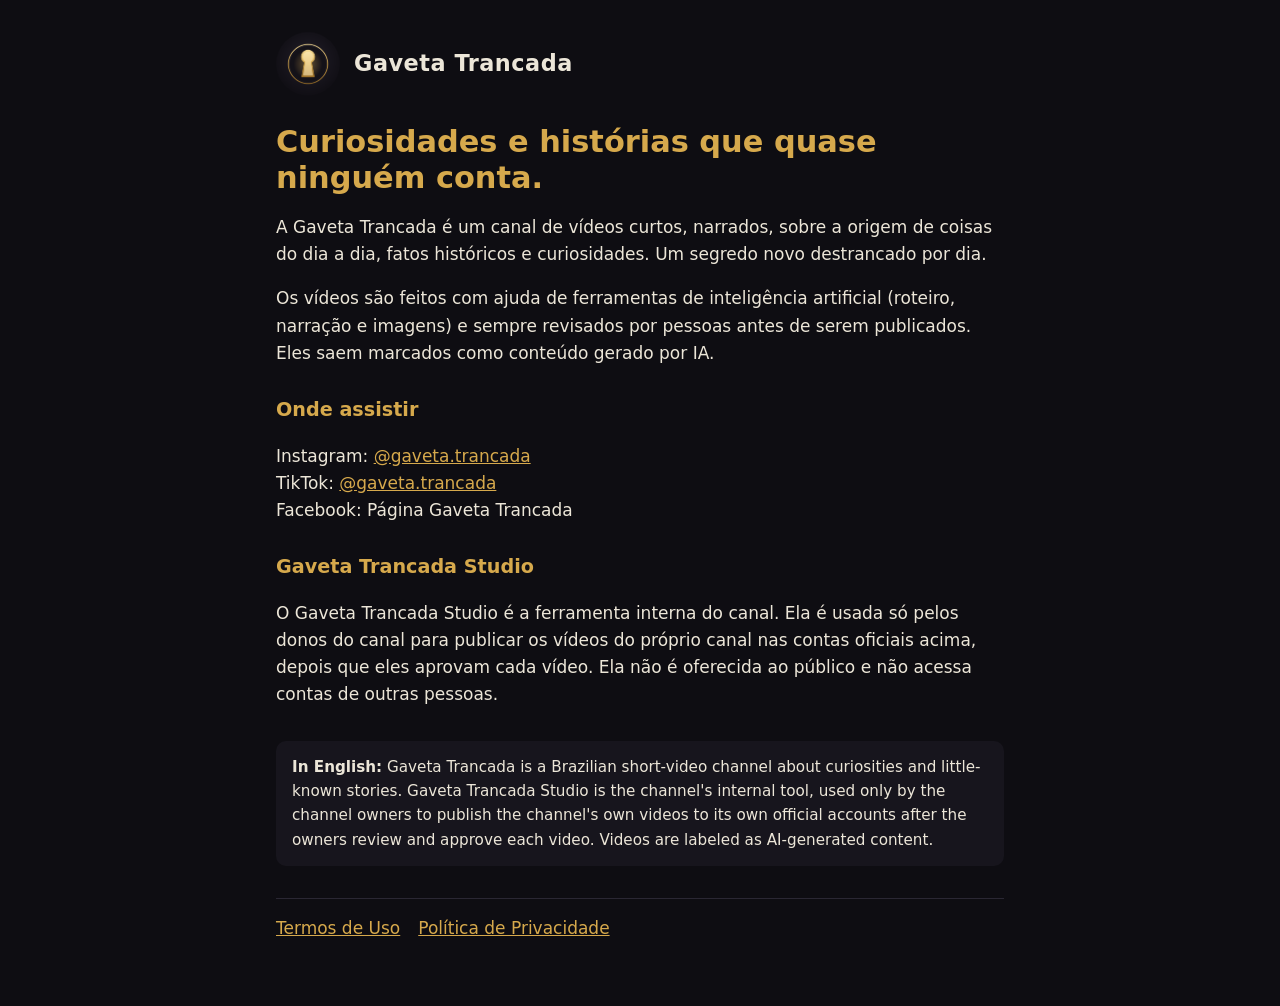
<file: index.html>
<!doctype html>
<html lang="pt-BR">
<head>
<meta charset="utf-8">
<meta name="viewport" content="width=device-width, initial-scale=1">
<title>Gaveta Trancada</title>
<meta name="description" content="Curiosidades e histórias que quase ninguém conta, em vídeos curtos.">
<link rel="icon" href="logo.png">
<link rel="stylesheet" href="estilo.css">
</head>
<body>
<main>
<header><img src="logo.png" alt="Logo da Gaveta Trancada: uma fechadura dourada"><a href="./">Gaveta Trancada</a></header>

<h1>Curiosidades e histórias que quase ninguém conta.</h1>
<p>A Gaveta Trancada é um canal de vídeos curtos, narrados, sobre a origem de coisas do dia a dia, fatos históricos e curiosidades. Um segredo novo destrancado por dia.</p>
<p>Os vídeos são feitos com ajuda de ferramentas de inteligência artificial (roteiro, narração e imagens) e sempre revisados por pessoas antes de serem publicados. Eles saem marcados como conteúdo gerado por IA.</p>

<h2>Onde assistir</h2>
<p>Instagram: <a href="https://www.instagram.com/gaveta.trancada/">@gaveta.trancada</a><br>
TikTok: <a href="https://www.tiktok.com/@gaveta.trancada">@gaveta.trancada</a><br>
Facebook: Página Gaveta Trancada</p>

<h2>Gaveta Trancada Studio</h2>
<p>O Gaveta Trancada Studio é a ferramenta interna do canal. Ela é usada só pelos donos do canal para publicar os vídeos do próprio canal nas contas oficiais acima, depois que eles aprovam cada vídeo. Ela não é oferecida ao público e não acessa contas de outras pessoas.</p>

<div class="en" lang="en"><strong>In English:</strong> Gaveta Trancada is a Brazilian short-video channel about curiosities and little-known stories. Gaveta Trancada Studio is the channel's internal tool, used only by the channel owners to publish the channel's own videos to its own official accounts after the owners review and approve each video. Videos are labeled as AI-generated content.</div>

<nav><a href="termos.html">Termos de Uso</a><a href="privacidade.html">Política de Privacidade</a></nav>
</main>
</body>
</html>
</file>
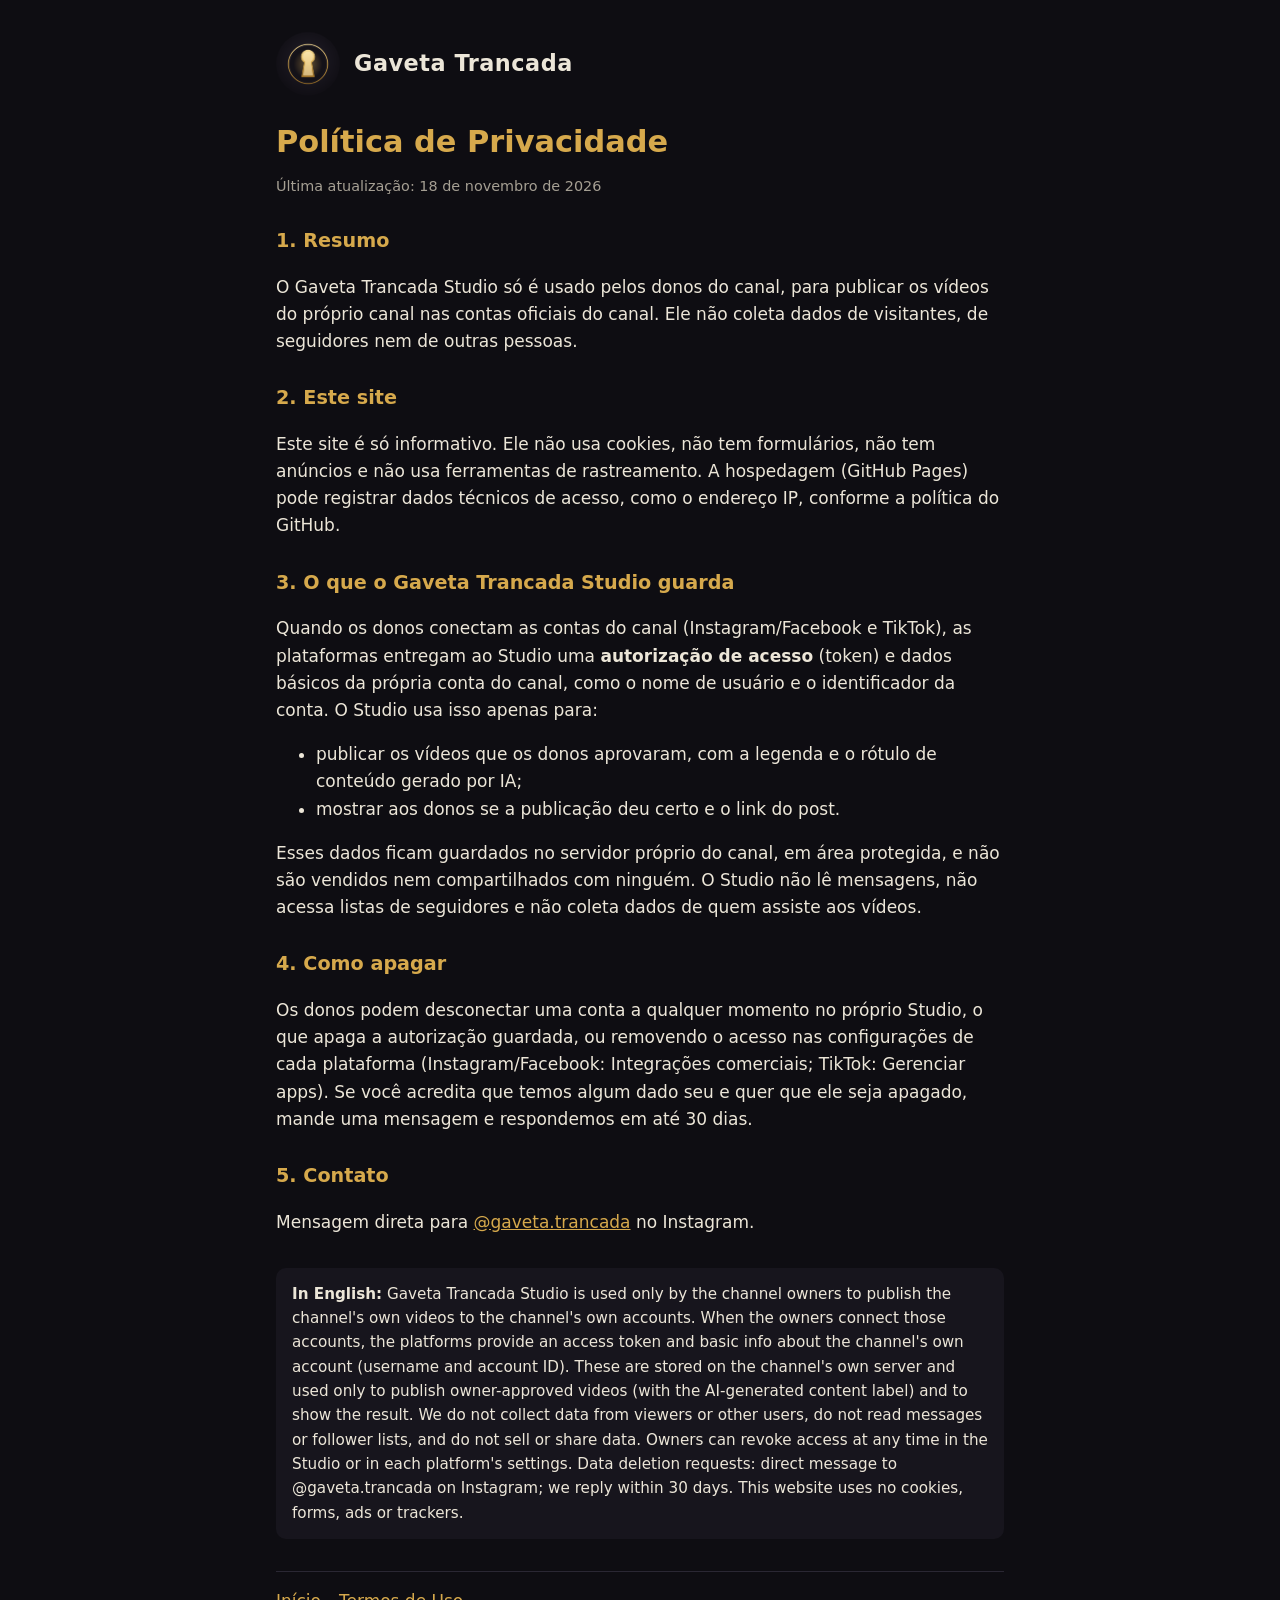
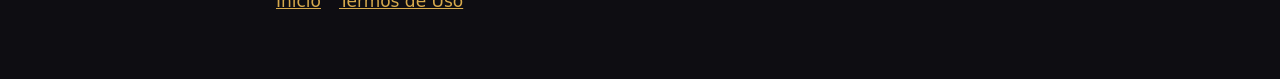
<file: privacidade.html>
<!doctype html>
<html lang="pt-BR">
<head>
<meta charset="utf-8">
<meta name="viewport" content="width=device-width, initial-scale=1">
<title>Política de Privacidade · Gaveta Trancada</title>
<link rel="icon" href="logo.png">
<link rel="stylesheet" href="estilo.css">
</head>
<body>
<main>
<header><img src="logo.png" alt="Logo da Gaveta Trancada"><a href="./">Gaveta Trancada</a></header>
<h1>Política de Privacidade</h1>
<p class="sutil">Última atualização: 18 de novembro de 2026</p>

<h2>1. Resumo</h2>
<p>O Gaveta Trancada Studio só é usado pelos donos do canal, para publicar os vídeos do próprio canal nas contas oficiais do canal. Ele não coleta dados de visitantes, de seguidores nem de outras pessoas.</p>

<h2>2. Este site</h2>
<p>Este site é só informativo. Ele não usa cookies, não tem formulários, não tem anúncios e não usa ferramentas de rastreamento. A hospedagem (GitHub Pages) pode registrar dados técnicos de acesso, como o endereço IP, conforme a política do GitHub.</p>

<h2>3. O que o Gaveta Trancada Studio guarda</h2>
<p>Quando os donos conectam as contas do canal (Instagram/Facebook e TikTok), as plataformas entregam ao Studio uma <strong>autorização de acesso</strong> (token) e dados básicos da própria conta do canal, como o nome de usuário e o identificador da conta. O Studio usa isso apenas para:</p>
<ul>
  <li>publicar os vídeos que os donos aprovaram, com a legenda e o rótulo de conteúdo gerado por IA;</li>
  <li>mostrar aos donos se a publicação deu certo e o link do post.</li>
</ul>
<p>Esses dados ficam guardados no servidor próprio do canal, em área protegida, e não são vendidos nem compartilhados com ninguém. O Studio não lê mensagens, não acessa listas de seguidores e não coleta dados de quem assiste aos vídeos.</p>

<h2>4. Como apagar</h2>
<p>Os donos podem desconectar uma conta a qualquer momento no próprio Studio, o que apaga a autorização guardada, ou removendo o acesso nas configurações de cada plataforma (Instagram/Facebook: Integrações comerciais; TikTok: Gerenciar apps). Se você acredita que temos algum dado seu e quer que ele seja apagado, mande uma mensagem e respondemos em até 30 dias.</p>

<h2>5. Contato</h2>
<p>Mensagem direta para <a href="https://www.instagram.com/gaveta.trancada/">@gaveta.trancada</a> no Instagram.</p>

<div class="en" lang="en"><strong>In English:</strong> Gaveta Trancada Studio is used only by the channel owners to publish the channel's own videos to the channel's own accounts. When the owners connect those accounts, the platforms provide an access token and basic info about the channel's own account (username and account ID). These are stored on the channel's own server and used only to publish owner-approved videos (with the AI-generated content label) and to show the result. We do not collect data from viewers or other users, do not read messages or follower lists, and do not sell or share data. Owners can revoke access at any time in the Studio or in each platform's settings. Data deletion requests: direct message to @gaveta.trancada on Instagram; we reply within 30 days. This website uses no cookies, forms, ads or trackers.</div>

<nav><a href="./">Início</a><a href="termos.html">Termos de Uso</a></nav>
</main>
</body>
</html>
</file>
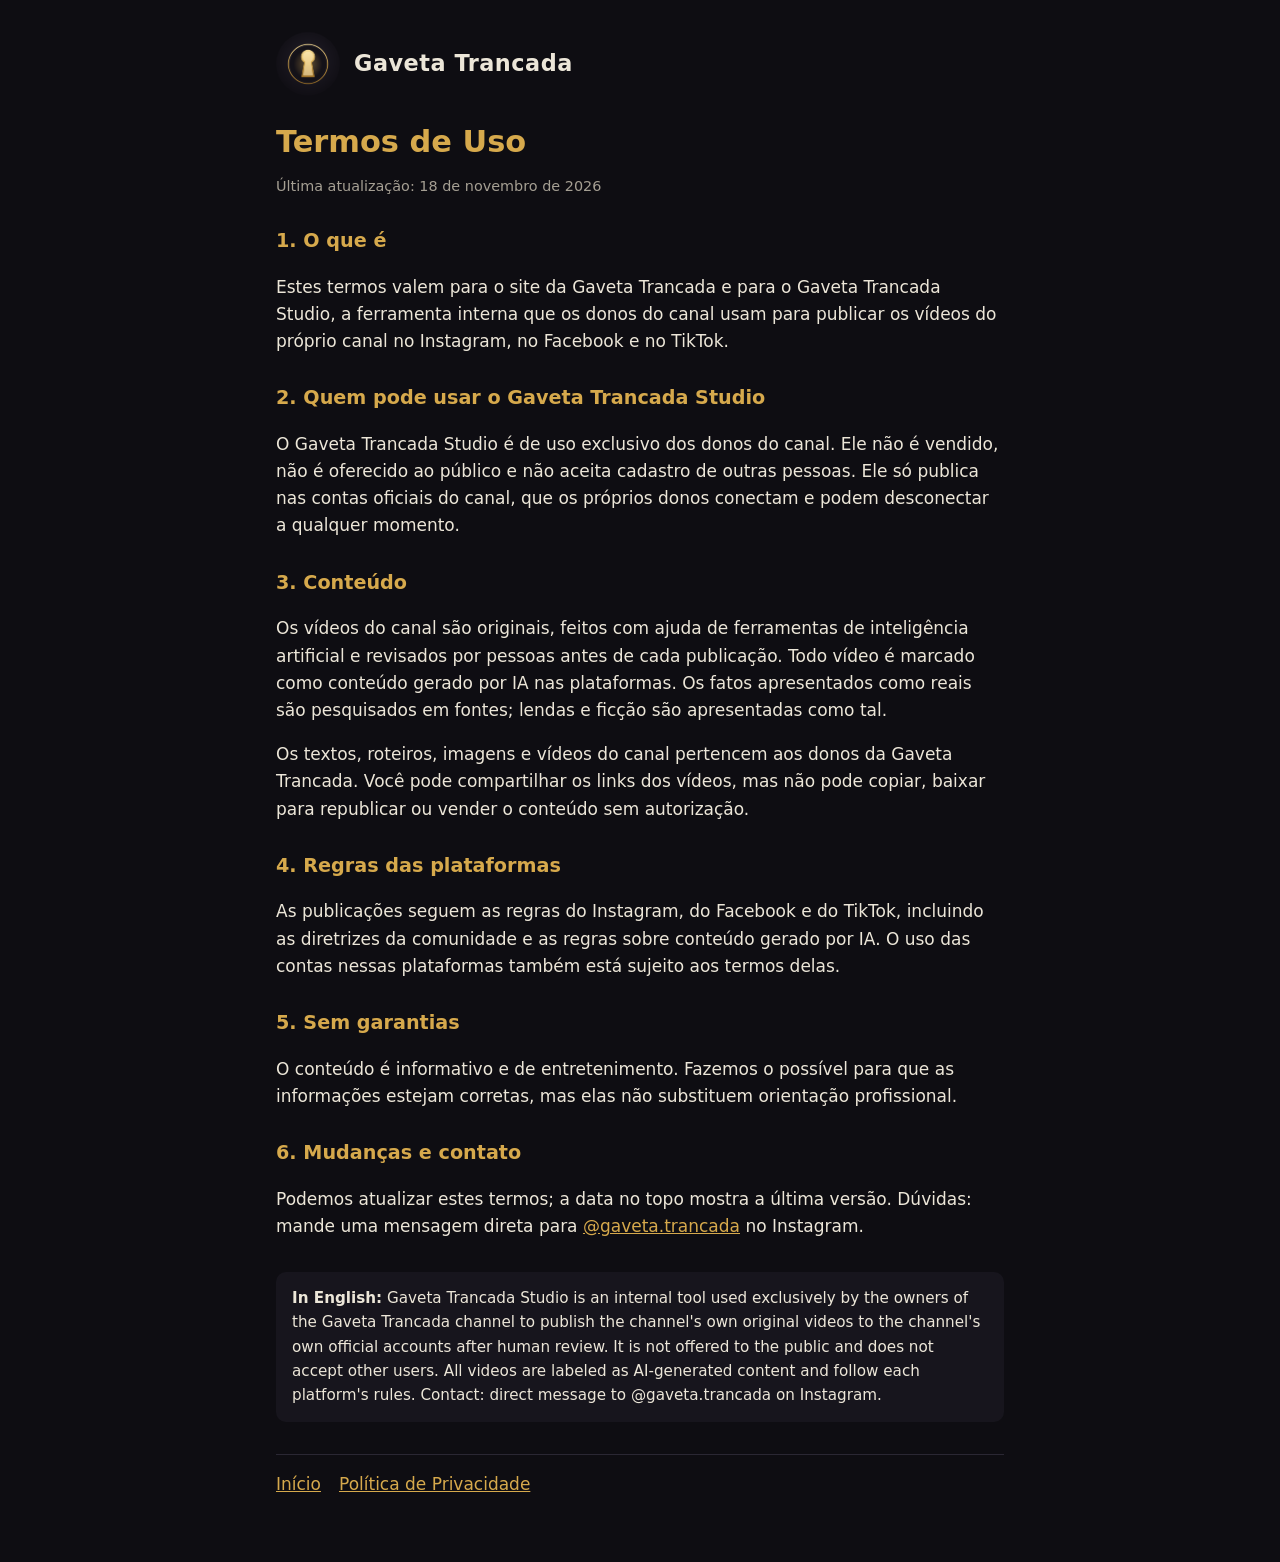
<file: termos.html>
<!doctype html>
<html lang="pt-BR">
<head>
<meta charset="utf-8">
<meta name="viewport" content="width=device-width, initial-scale=1">
<title>Termos de Uso · Gaveta Trancada</title>
<link rel="icon" href="logo.png">
<link rel="stylesheet" href="estilo.css">
</head>
<body>
<main>
<header><img src="logo.png" alt="Logo da Gaveta Trancada"><a href="./">Gaveta Trancada</a></header>
<h1>Termos de Uso</h1>
<p class="sutil">Última atualização: 18 de novembro de 2026</p>

<h2>1. O que é</h2>
<p>Estes termos valem para o site da Gaveta Trancada e para o Gaveta Trancada Studio, a ferramenta interna que os donos do canal usam para publicar os vídeos do próprio canal no Instagram, no Facebook e no TikTok.</p>

<h2>2. Quem pode usar o Gaveta Trancada Studio</h2>
<p>O Gaveta Trancada Studio é de uso exclusivo dos donos do canal. Ele não é vendido, não é oferecido ao público e não aceita cadastro de outras pessoas. Ele só publica nas contas oficiais do canal, que os próprios donos conectam e podem desconectar a qualquer momento.</p>

<h2>3. Conteúdo</h2>
<p>Os vídeos do canal são originais, feitos com ajuda de ferramentas de inteligência artificial e revisados por pessoas antes de cada publicação. Todo vídeo é marcado como conteúdo gerado por IA nas plataformas. Os fatos apresentados como reais são pesquisados em fontes; lendas e ficção são apresentadas como tal.</p>
<p>Os textos, roteiros, imagens e vídeos do canal pertencem aos donos da Gaveta Trancada. Você pode compartilhar os links dos vídeos, mas não pode copiar, baixar para republicar ou vender o conteúdo sem autorização.</p>

<h2>4. Regras das plataformas</h2>
<p>As publicações seguem as regras do Instagram, do Facebook e do TikTok, incluindo as diretrizes da comunidade e as regras sobre conteúdo gerado por IA. O uso das contas nessas plataformas também está sujeito aos termos delas.</p>

<h2>5. Sem garantias</h2>
<p>O conteúdo é informativo e de entretenimento. Fazemos o possível para que as informações estejam corretas, mas elas não substituem orientação profissional.</p>

<h2>6. Mudanças e contato</h2>
<p>Podemos atualizar estes termos; a data no topo mostra a última versão. Dúvidas: mande uma mensagem direta para <a href="https://www.instagram.com/gaveta.trancada/">@gaveta.trancada</a> no Instagram.</p>

<div class="en" lang="en"><strong>In English:</strong> Gaveta Trancada Studio is an internal tool used exclusively by the owners of the Gaveta Trancada channel to publish the channel's own original videos to the channel's own official accounts after human review. It is not offered to the public and does not accept other users. All videos are labeled as AI-generated content and follow each platform's rules. Contact: direct message to @gaveta.trancada on Instagram.</div>

<nav><a href="./">Início</a><a href="privacidade.html">Política de Privacidade</a></nav>
</main>
</body>
</html>
</file>
<file: estilo.css>
:root { --fundo: #0e0d12; --painel: #17151d; --texto: #ece6d8; --sutil: #a59f93; --ouro: #d6a94c; }
* { box-sizing: border-box; }
body { margin: 0; background: var(--fundo); color: var(--texto); font: 17px/1.6 system-ui, -apple-system, "Segoe UI", sans-serif; }
main { max-width: 760px; margin: 0 auto; padding: 32px 16px 64px; }
header { display: flex; align-items: center; gap: 14px; margin-bottom: 28px; }
header img { width: 64px; height: 64px; border-radius: 50%; }
header a { color: var(--texto); text-decoration: none; font-weight: 700; font-size: 1.4rem; letter-spacing: .5px; }
h1 { color: var(--ouro); font-size: 1.9rem; line-height: 1.2; margin: 0 0 8px; }
h2 { color: var(--ouro); font-size: 1.2rem; margin: 28px 0 6px; }
a { color: var(--ouro); }
.sutil { color: var(--sutil); font-size: .9rem; }
nav { display: flex; gap: 18px; flex-wrap: wrap; margin: 32px 0 0; padding-top: 16px; border-top: 1px solid #2a2733; }
.en { background: var(--painel); border-radius: 10px; padding: 14px 16px; margin-top: 32px; font-size: .95rem; }
</file>
